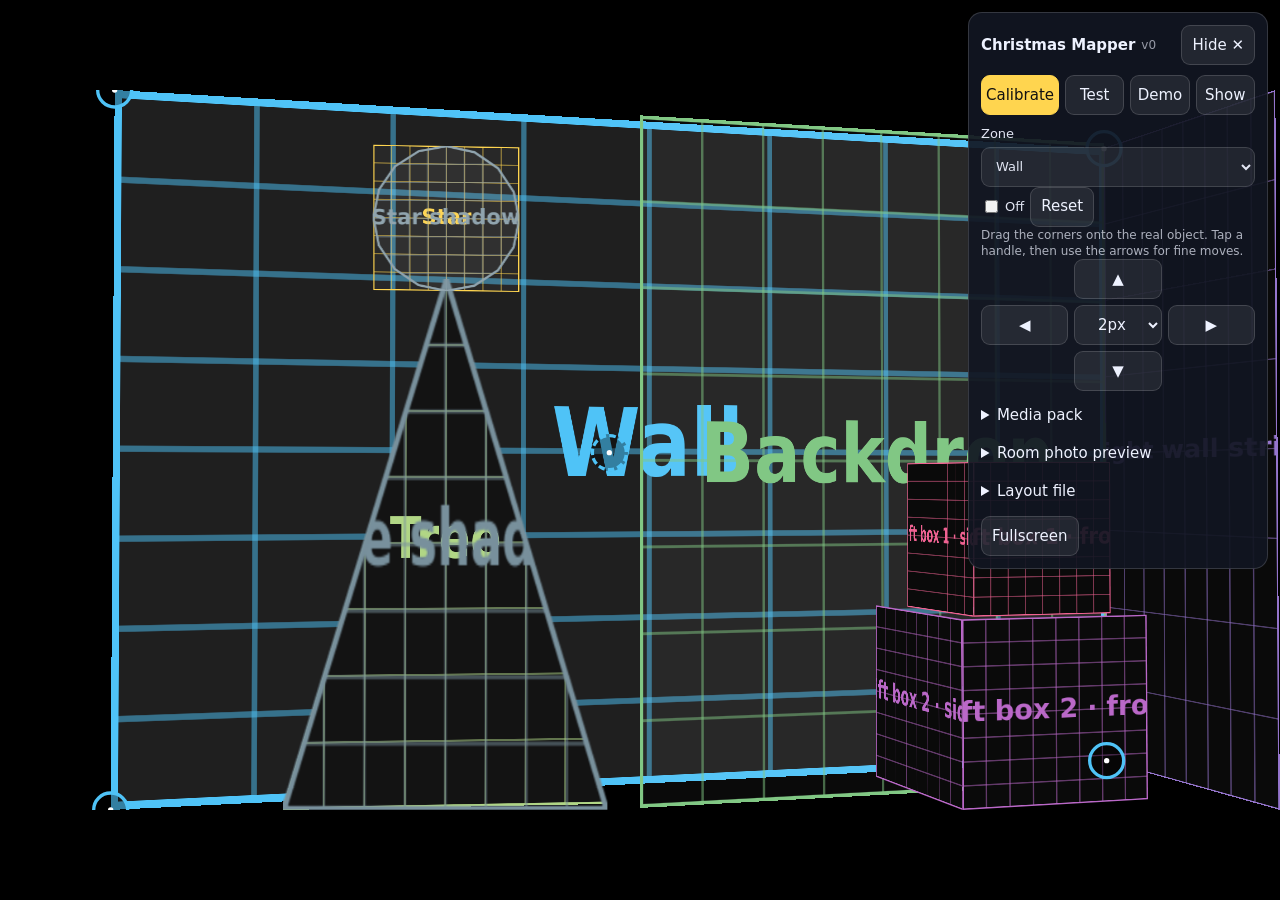
<file: app/index.html>
<!doctype html>
<html lang="en">
<head>
  <meta charset="utf-8">
  <meta name="viewport" content="width=device-width, initial-scale=1, maximum-scale=1, user-scalable=no, viewport-fit=cover">
  <meta name="apple-mobile-web-app-capable" content="yes">
  <meta name="apple-mobile-web-app-status-bar-style" content="black-translucent">
  <meta name="theme-color" content="#000000">
  <title>Christmas Mapper</title>
  <link rel="manifest" href="manifest.webmanifest">
  <link rel="icon" href="icon.svg" type="image/svg+xml">
  <link rel="apple-touch-icon" href="icon-180.png">
  <link rel="stylesheet" href="style.css">
</head>
<body>
  <div id="stage">
    <div id="bg" hidden></div>
    <div id="handles"></div>
  </div>

  <div id="hotCorner" title="Show controls"></div>

  <aside id="panel">
    <header>
      <strong>Christmas Mapper</strong> <span class="ver">v0</span>
      <button id="hideUI" title="Hide controls (tap top-left corner to bring back)">Hide ✕</button>
    </header>

    <div class="row seg">
      <button data-mode="calibrate">Calibrate</button>
      <button data-mode="test">Test</button>
      <button data-mode="demo">Demo</button>
      <button data-mode="show">Show</button>
    </div>

    <section id="calibTools">
      <label>Zone <select id="zoneSelect"></select></label>
      <div class="row">
        <button id="maskBtn">Edit outline</button>
        <label class="chk"><input type="checkbox" id="hideZone"> Off</label>
        <button id="resetZone">Reset</button>
      </div>
      <p class="hint">Drag the corners onto the real object. Tap a handle, then use the arrows for fine moves.</p>
      <div class="dpad">
        <span></span><button data-nudge="0,-1">▲</button><span></span>
        <button data-nudge="-1,0">◀</button>
        <select id="stepSel"><option value="1">1px</option><option value="2" selected>2px</option><option value="10">10px</option></select>
        <button data-nudge="1,0">▶</button>
        <span></span><button data-nudge="0,1">▼</button><span></span>
      </div>
    </section>

    <section id="testTools" hidden>
      <div class="row seg">
        <button data-pattern="grid" class="on">Grid</button>
        <button data-pattern="white">White</button>
        <button data-pattern="colors">Colours</button>
      </div>
    </section>

    <section id="showTools" hidden>
      <div class="row seg">
        <button id="playBtn">▶ Play</button>
        <button id="restartBtn">⟲ Restart</button>
      </div>
      <div class="row seg">
        <button id="continueBtn" disabled>Continue ▶▶</button>
        <button id="cutBtn" disabled title="Jump to this scene's cut point (on-the-night cut list)">Cut ⏭</button>
      </div>
      <div class="row"><span id="timeLabel" class="mono"></span></div>
      <input type="range" id="seekBar" min="0" max="1" step="0.001" value="0">
      <div class="hint" id="sceneLabel"></div>
      <select id="sceneSelect"></select>
      <label class="chk"><input type="checkbox" id="projStar"> Finale: projected star (real star didn't go on)</label>
      <div class="hint mono" id="perfLabel"></div>
      <label>Bluetooth audio delay <span id="delayValue" class="mono">0 ms</span>
        <input type="range" id="delayRange" min="0" max="500" step="10" value="0">
      </label>
      <button id="syncBtn">Sync test (beep + flash)</button>
      <p class="hint">Run the sync test and move the slider until the flash and the beep happen together.</p>
      <div class="hint" id="musicName">No music: silent clock</div>
      <p class="hint">Music comes from <code>master-mix</code> in the Media pack below.</p>
    </section>

    <details id="mediaPack">
      <summary>Media pack</summary>
      <p class="hint">Private files stay on this iPad only. Each file is saved under its name without the
        extension. Expected names: <code>master-mix</code>, <code>photo-1</code>…<code>photo-6</code>,
        <code>narration-s01</code> (etc.).</p>
      <label class="filebtn">Add files…<input type="file" id="mediaFiles" multiple accept="image/*,audio/*,video/*"></label>
      <ul id="mediaList"></ul>
      <div class="hint" id="mediaStatus"></div>
    </details>

    <details>
      <summary>Room photo preview</summary>
      <p class="hint">Show a photo of the wall behind the zones (stays on this device only).</p>
      <input type="file" id="photoFile" accept="image/*">
      <div class="row">
        <input type="range" id="photoOpacity" min="0.1" max="1" step="0.05" value="0.6" disabled>
        <button id="photoClear">Remove</button>
      </div>
    </details>

    <details>
      <summary>Layout file</summary>
      <div class="row">
        <button id="exportBtn">Export</button>
        <label class="filebtn">Import<input type="file" id="importFile" accept="application/json,.json"></label>
      </div>
      <a class="filebtn" id="modelLink" href="model.html">Room model (3D layout, projector fit) →</a>
      <a class="filebtn" id="beatsLink" href="beats.html">Beat tap tool (fix beat maps by ear) →</a>
    </details>

    <div class="row">
      <button id="fullscreenBtn">Fullscreen</button>
    </div>
  </aside>

  <script type="module" src="js/main.js"></script>
</body>
</html>
</file>
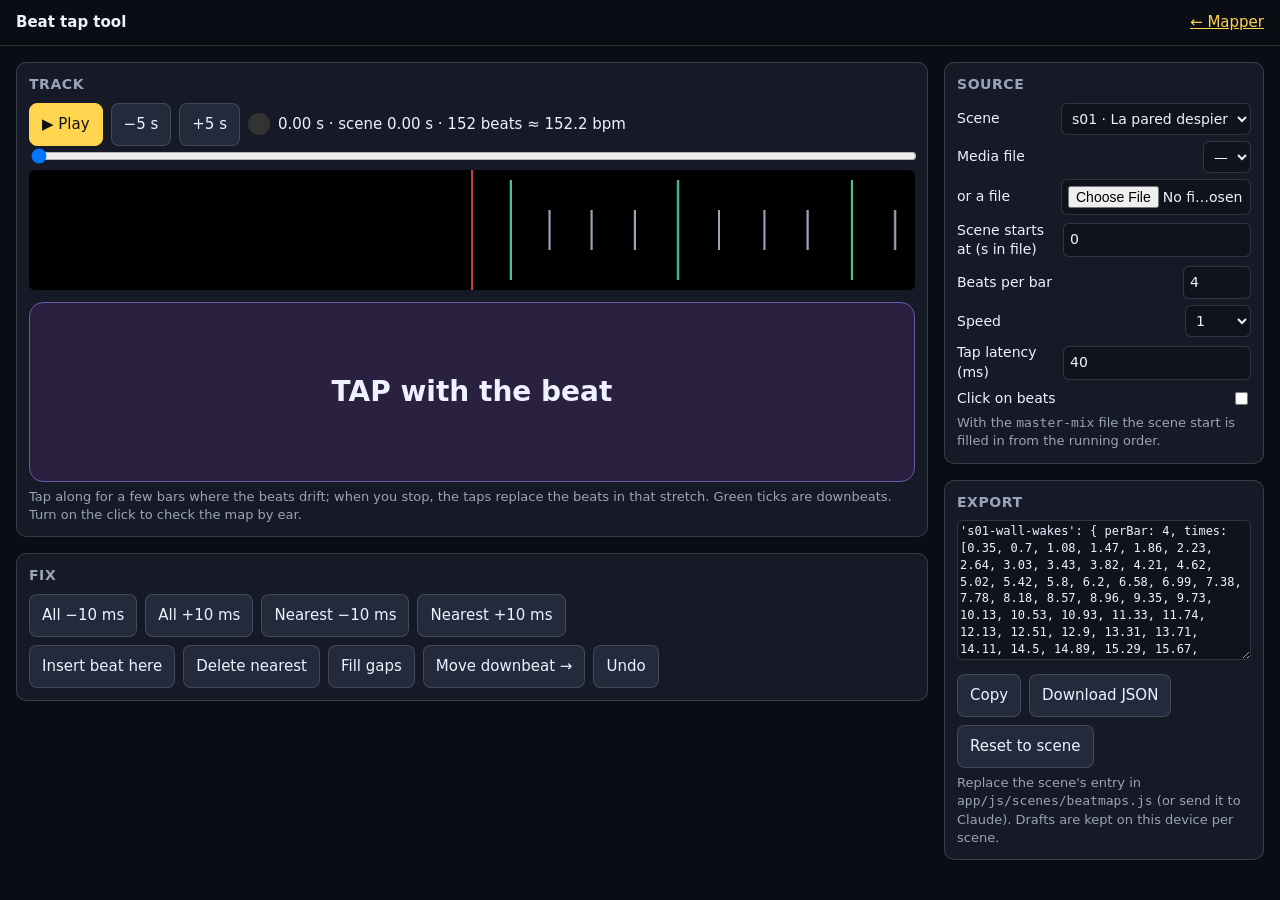
<file: app/beats.html>
<!doctype html>
<html lang="en">
<head>
  <meta charset="utf-8">
  <meta name="viewport" content="width=device-width, initial-scale=1, viewport-fit=cover">
  <title>Beat Tap Tool</title>
  <link rel="icon" href="icon.svg" type="image/svg+xml">
  <style>
    :root { --bg: #0b0d14; --panel: #151a26; --fg: #eef2ff; --muted: #9aa3b8; --accent: #ffd54f; --line: rgba(255,255,255,.15); --ok: #4cc38a; --bad: #e8475f; }
    * { box-sizing: border-box; }
    body { margin: 0; background: var(--bg); color: var(--fg); font: 15px/1.4 -apple-system, system-ui, sans-serif; -webkit-user-select: none; user-select: none; }
    header { display: flex; gap: 12px; align-items: center; justify-content: space-between; padding: 12px 16px; border-bottom: 1px solid var(--line); }
    header a { color: var(--accent); }
    main { display: grid; grid-template-columns: minmax(0, 1fr) 320px; gap: 16px; padding: 16px; align-items: start; }
    @media (max-width: 900px) { main { grid-template-columns: 1fr; } }
    section { background: var(--panel); border: 1px solid var(--line); border-radius: 10px; padding: 12px; margin-bottom: 16px; }
    h2 { font-size: 14px; margin: 0 0 8px; color: var(--muted); font-weight: 600; text-transform: uppercase; letter-spacing: .04em; }
    label { display: flex; align-items: center; justify-content: space-between; gap: 8px; margin: 6px 0; font-size: 14px; }
    select, input[type=number], input[type=file] { padding: 6px; border-radius: 6px; border: 1px solid var(--line); background: #0f131d; color: var(--fg); font: inherit; max-width: 190px; }
    input[type=range] { width: 100%; }
    button { padding: 10px 12px; border-radius: 8px; border: 1px solid var(--line); background: #222a3b; color: var(--fg); font: inherit; cursor: pointer; touch-action: manipulation; }
    button.primary { background: var(--accent); color: #111; border-color: var(--accent); }
    .row { display: flex; gap: 8px; flex-wrap: wrap; margin-top: 8px; }
    canvas { width: 100%; height: 120px; display: block; background: #000; border-radius: 6px; }
    #tap { width: 100%; height: 180px; margin-top: 12px; font-size: 28px; font-weight: 700; border-radius: 14px; background: #2a2140; border-color: #6b5aa8; }
    #tap.hit { background: #4b3a80; }
    #flash { width: 22px; height: 22px; border-radius: 50%; background: #333; display: inline-block; vertical-align: middle; transition: background 60ms; }
    #flash.on { background: var(--accent); }
    #flash.down { background: var(--ok); }
    textarea { width: 100%; height: 140px; background: #0f131d; color: var(--fg); border: 1px solid var(--line); border-radius: 6px; font: 12px/1.4 ui-monospace, Menlo, monospace; -webkit-user-select: text; user-select: text; }
    .hint { color: var(--muted); font-size: 13px; margin: 6px 0 0; }
    #status { font-variant-numeric: tabular-nums; }
  </style>
</head>
<body>
  <header>
    <strong>Beat tap tool</strong>
    <a href="./">← Mapper</a>
  </header>
  <main>
    <div>
      <section>
        <h2>Track</h2>
        <div class="row" style="align-items:center">
          <button id="play" class="primary">▶ Play</button>
          <button id="back">−5 s</button>
          <button id="fwd">+5 s</button>
          <span id="flash"></span>
          <span id="status">—</span>
        </div>
        <input id="seek" type="range" min="0" max="100" step="0.01" value="0">
        <canvas id="lane" width="1200" height="120"></canvas>
        <button id="tap">TAP with the beat</button>
        <p class="hint">Tap along for a few bars where the beats drift; when you stop, the taps replace the beats in that stretch.
          Green ticks are downbeats. Turn on the click to check the map by ear.</p>
      </section>
      <section>
        <h2>Fix</h2>
        <div class="row">
          <button data-nudge="-0.01">All −10 ms</button><button data-nudge="0.01">All +10 ms</button>
          <button data-near="-0.01">Nearest −10 ms</button><button data-near="0.01">Nearest +10 ms</button>
        </div>
        <div class="row">
          <button id="insert">Insert beat here</button><button id="del">Delete nearest</button>
          <button id="fill">Fill gaps</button><button id="phase">Move downbeat →</button><button id="undo">Undo</button>
        </div>
      </section>
    </div>
    <aside>
      <section>
        <h2>Source</h2>
        <label>Scene <select id="scene"></select></label>
        <label>Media file <select id="media"><option value="">—</option></select></label>
        <label>or a file <input id="file" type="file" accept="audio/*"></label>
        <label>Scene starts at (s in file) <input id="offset" type="number" step="0.01" value="0"></label>
        <label>Beats per bar <input id="perBar" type="number" min="1" max="8" step="1" value="3"></label>
        <label>Speed <select id="rate"><option>1</option><option>0.75</option><option>0.5</option></select></label>
        <label>Tap latency (ms) <input id="lat" type="number" step="5" value="40"></label>
        <label>Click on beats <input id="click" type="checkbox"></label>
        <p class="hint">With the <code>master-mix</code> file the scene start is filled in from the running order.</p>
      </section>
      <section>
        <h2>Export</h2>
        <textarea id="out" readonly></textarea>
        <div class="row"><button id="copy">Copy</button><button id="dl">Download JSON</button><button id="reset">Reset to scene</button></div>
        <p class="hint">Replace the scene's entry in <code>app/js/scenes/beatmaps.js</code> (or send it to Claude). Drafts are kept on this device per scene.</p>
      </section>
    </aside>
  </main>
  <script type="module" src="js/beats-tool.js"></script>
</body>
</html>
</file>
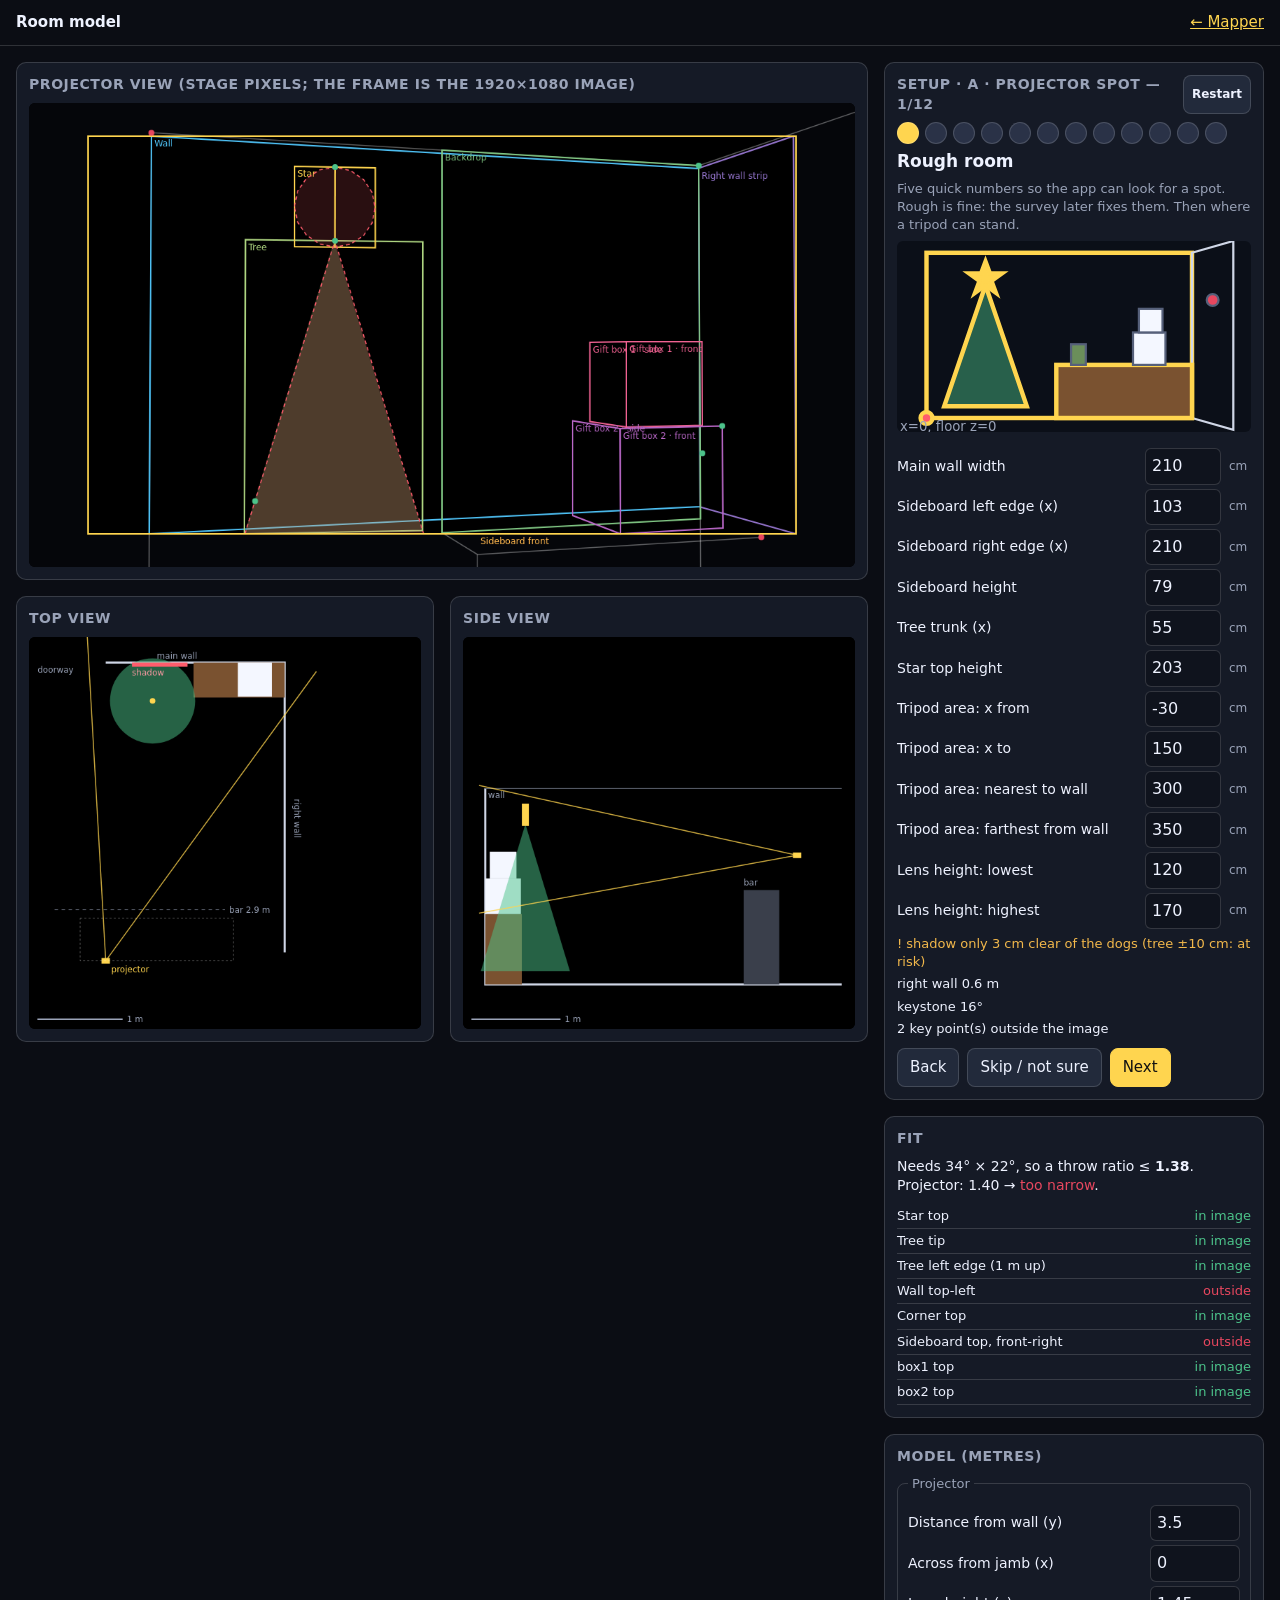
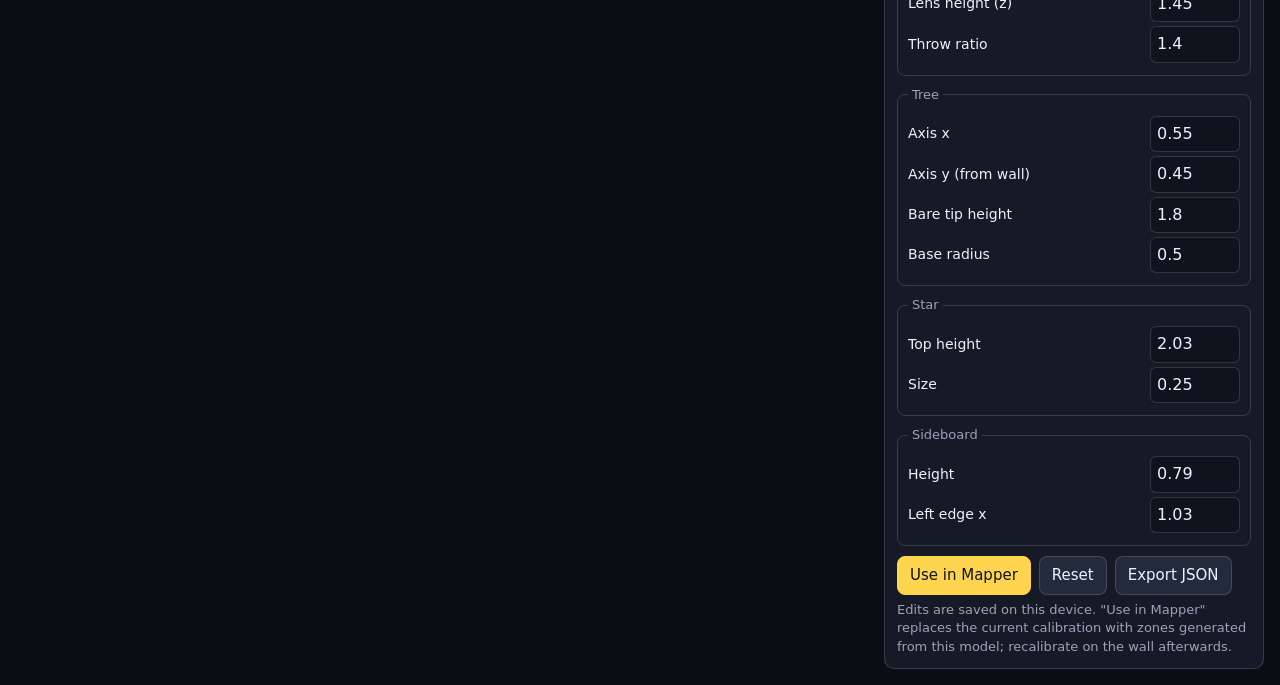
<file: app/model.html>
<!doctype html>
<html lang="en">
<head>
  <meta charset="utf-8">
  <meta name="viewport" content="width=device-width, initial-scale=1, viewport-fit=cover">
  <title>Room Model</title>
  <link rel="icon" href="icon.svg" type="image/svg+xml">
  <style>
    :root { --warn: #f2b84b; --bg: #0b0d14; --panel: #151a26; --fg: #eef2ff; --muted: #9aa3b8; --accent: #ffd54f; --line: rgba(255,255,255,.15); --ok: #4cc38a; --bad: #e8475f; }
    * { box-sizing: border-box; }
    body { margin: 0; background: var(--bg); color: var(--fg); font: 15px/1.4 -apple-system, system-ui, sans-serif; }
    header { display: flex; gap: 12px; align-items: center; justify-content: space-between; padding: 12px 16px; border-bottom: 1px solid var(--line); }
    header a { color: var(--accent); }
    main { display: grid; grid-template-columns: minmax(0, 1fr) 380px; gap: 16px; padding: 16px; align-items: start; }
    @media (max-width: 900px) { main { grid-template-columns: 1fr; } }
    section { background: var(--panel); border: 1px solid var(--line); border-radius: 10px; padding: 12px; }
    h2 { font-size: 14px; margin: 0 0 8px; color: var(--muted); font-weight: 600; text-transform: uppercase; letter-spacing: .04em; }
    canvas { width: 100%; height: auto; display: block; background: #000; border-radius: 6px; }
    .views { display: grid; gap: 16px; }
    .pair { display: grid; grid-template-columns: 1fr 1fr; gap: 16px; }
    @media (max-width: 700px) { .pair { grid-template-columns: 1fr; } }
    fieldset { border: 1px solid var(--line); border-radius: 8px; margin: 0 0 10px; padding: 8px 10px; }
    legend { color: var(--muted); font-size: 13px; padding: 0 4px; }
    label { display: grid; grid-template-columns: 1fr 90px; align-items: center; gap: 8px; margin: 4px 0; font-size: 14px; }
    input[type=number] { width: 100%; padding: 6px; border-radius: 6px; border: 1px solid var(--line); background: #0f131d; color: var(--fg); font: inherit; }
    button { padding: 8px 12px; border-radius: 8px; border: 1px solid var(--line); background: #222a3b; color: var(--fg); font: inherit; cursor: pointer; }
    button.primary { background: var(--accent); color: #111; border-color: var(--accent); }
    .row { display: flex; gap: 8px; flex-wrap: wrap; margin-top: 8px; }
    ul { list-style: none; padding: 0; margin: 0; font-size: 13px; }
    li { padding: 3px 0; border-bottom: 1px solid var(--line); display: flex; justify-content: space-between; gap: 8px; }
    .ok { color: var(--ok); } .bad { color: var(--bad); }
    .hint { color: var(--muted); font-size: 13px; margin: 6px 0 0; }
    #verdict { font-size: 14px; margin: 0 0 8px; }
    /* Setup flow (WP-09a) */
    #setup h2 { display: flex; justify-content: space-between; gap: 8px; }
    #setup h2 button { padding: 2px 8px; font-size: 12px; text-transform: none; }
    #setup h3 { margin: 6px 0 4px; font-size: 17px; }
    #setupDots { display: flex; gap: 6px; flex-wrap: wrap; margin-bottom: 4px; }
    .dot { width: 22px; height: 22px; padding: 0; border-radius: 50%; background: #2a3247; }
    .dot.on { background: var(--accent); } .dot.skip { border-color: var(--warn); }
    .diag { width: 100%; height: auto; background: #0b0f18; border-radius: 6px; margin: 6px 0; }
    label.f { grid-template-columns: 1fr 76px 22px; }
    label.f .u { color: var(--muted); font-size: 12px; }
    label.f .warn { grid-column: 1 / -1; color: var(--warn); font-size: 12px; }
    label.f .warn:empty { display: none; }
    input[type=number], input[type=text] { font-size: 16px; } /* ≥ 16 px: Safari doesn't zoom on focus */
    input[type=text] { padding: 6px; border-radius: 6px; border: 1px solid var(--line); background: #0f131d; color: var(--fg); min-width: 0; }
    .badin { border-color: var(--bad) !important; }
    .check ul li, ul.report li { border-bottom: none; display: block; padding: 2px 0; }
    ul.report li { display: grid; grid-template-columns: 1fr; border-bottom: 1px solid var(--line); padding: 5px 0; }
    ul.report li span:first-child { color: var(--muted); font-size: 12px; }
    .warnc { color: var(--warn); }
    .spot { border: 1px solid var(--line); border-radius: 8px; padding: 6px 8px; margin: 6px 0; font-size: 13px; }
    .spot.now { border-style: dashed; }
    .spot button { float: right; padding: 4px 10px; }
    .spot small { color: var(--muted); }
    .obs { display: grid; grid-template-columns: 1fr repeat(3, 62px) 34px; gap: 4px; align-items: end; margin: 4px 0; }
    .obs label { display: block; font-size: 11px; color: var(--muted); margin: 0; }
    .obs button { padding: 6px 0; }
    .filebtn { display: inline-flex; padding: 8px 12px; border-radius: 8px; border: 1px solid var(--line); background: #222a3b; cursor: pointer; grid-template-columns: none; margin: 0; }
    .filebtn input { display: none; }
    #guideOverlay { position: fixed; inset: 0; z-index: 100; background: #000; display: flex; align-items: center; justify-content: center; }
    #guideOverlay[hidden] { display: none; }
    #guideCanvas { width: min(100vw, calc(100vh * 16 / 9)); height: auto; border-radius: 0; }
  </style>
</head>
<body>
  <header>
    <strong>Room model</strong>
    <a href="./">← Mapper</a>
  </header>
  <main>
    <div class="views">
      <section>
        <h2>Projector view (stage pixels; the frame is the 1920×1080 image)</h2>
        <canvas id="projView" width="1120" height="630"></canvas>
      </section>
      <div class="pair">
        <section><h2>Top view</h2><canvas id="topView" width="560" height="560"></canvas></section>
        <section><h2>Side view</h2><canvas id="sideView" width="560" height="560"></canvas></section>
      </div>
    </div>
    <aside>
      <section id="setup">
        <h2><span>Setup · <span id="setupStep"></span></span><button id="setupRestart" title="Start the setup again">Restart</button></h2>
        <div id="setupDots"></div>
        <div id="setupCard"></div>
        <div class="row"><button id="setupBack">Back</button><button id="setupSkip">Skip / not sure</button><button class="primary" id="setupNext">Next</button></div>
      </section>
      <section style="margin-top:16px">
        <h2>Fit</h2>
        <p id="verdict"></p>
        <ul id="coverage"></ul>
      </section>
      <section style="margin-top:16px">
        <h2>Model (metres)</h2>
        <form id="form"></form>
        <div class="row">
          <button class="primary" id="useBtn">Use in Mapper</button>
          <button id="resetBtn">Reset</button>
          <button id="exportBtn">Export JSON</button>
        </div>
        <p class="hint">Edits are saved on this device. "Use in Mapper" replaces the current calibration with zones
          generated from this model; recalibrate on the wall afterwards.</p>
      </section>
    </aside>
  </main>
  <div id="guideOverlay" hidden><canvas id="guideCanvas" width="1920" height="1080"></canvas></div>
  <script type="module" src="js/model-view.js"></script>
</body>
</html>
</file>
<file: app/style.css>
:root {
  --panel-bg: rgba(18, 22, 34, 0.92);
  --panel-fg: #eef2ff;
  --accent: #ffd54f;
  --line: rgba(255, 255, 255, 0.15);
}

* { box-sizing: border-box; }
html, body {
  margin: 0; height: 100%; background: #000; overflow: hidden;
  font: 15px/1.35 -apple-system, system-ui, sans-serif; color: var(--panel-fg);
  -webkit-user-select: none; user-select: none; touch-action: none;
}

#stage {
  position: absolute; left: 50%; top: 50%;
  width: 1920px; height: 1080px;
  transform-origin: 50% 50%;
  background: #000;
  overflow: hidden;
}
#bg {
  position: absolute; inset: 0;
  background: center / cover no-repeat; opacity: 0.6;
}
canvas.zone {
  position: absolute; left: 0; top: 0;
  transform-origin: 0 0;
  mix-blend-mode: normal;
}
#handles { position: absolute; inset: 0; }
.handle {
  position: absolute; width: 56px; height: 56px; margin: -28px 0 0 -28px;
  border: 5px solid #fff; border-radius: 50%;
  background: rgba(0, 0, 0, 0.35);
  touch-action: none; cursor: grab;
}
.handle::after {
  content: ''; position: absolute; left: 50%; top: 50%; width: 8px; height: 8px;
  margin: -4px 0 0 -4px; border-radius: 50%; background: #fff;
}
.handle.small { width: 40px; height: 40px; margin: -20px 0 0 -20px; }
.handle.move { border-style: dashed; }
.handle.active { background: rgba(255, 213, 79, 0.55); box-shadow: 0 0 0 4px #fff; }

#hotCorner { position: fixed; left: 0; top: 0; width: 70px; height: 70px; z-index: 5; }
body:not(.ui-hidden) #hotCorner { display: none; }

#panel {
  position: fixed; right: 12px; top: 12px; width: 300px; max-height: calc(100% - 24px); overflow: auto;
  background: var(--panel-bg); border: 1px solid var(--line); border-radius: 14px;
  padding: 12px; z-index: 10; display: flex; flex-direction: column; gap: 10px;
  touch-action: pan-y; -webkit-user-select: none;
}
#panel[hidden] { display: none; }
#panel header { display: flex; align-items: center; gap: 6px; }
#panel header .ver { opacity: 0.6; font-size: 12px; }
#panel header button { margin-left: auto; }
.row { display: flex; gap: 6px; align-items: center; flex-wrap: wrap; }
.seg { flex-wrap: nowrap; }
.seg button { flex: 1; padding: 8px 4px; }
button, select, .filebtn {
  font: inherit; color: var(--panel-fg); background: rgba(255, 255, 255, 0.08);
  border: 1px solid var(--line); border-radius: 9px; padding: 8px 10px; min-height: 40px;
}
button.on { background: var(--accent); color: #111; border-color: var(--accent); }
select { width: 100%; }
label { display: flex; flex-direction: column; gap: 4px; font-size: 13px; opacity: 0.95; }
label.chk { flex-direction: row; align-items: center; }
.filebtn { position: relative; overflow: hidden; display: inline-flex; align-items: center; }
.filebtn input { position: absolute; inset: 0; opacity: 0; }
.hint { margin: 0; font-size: 12px; opacity: 0.7; }
details summary { cursor: pointer; padding: 4px 0; }
details > * + * { margin-top: 6px; }
.dpad { display: grid; grid-template-columns: repeat(3, 1fr); gap: 6px; }
.dpad select { min-height: 40px; padding: 4px; text-align: center; }
input[type=range] { flex: 1; }

.mono { font-variant-numeric: tabular-nums; font-family: ui-monospace, Menlo, monospace; font-size: 13px; }
button:disabled { opacity: 0.4; }
#showTools { display: flex; flex-direction: column; gap: 8px; }
#showTools[hidden] { display: none; }

/* media pack */
#mediaList { list-style: none; margin: 0; padding: 0; max-height: 180px; overflow-y: auto; }
#mediaList li { display: flex; justify-content: space-between; align-items: center; gap: 6px; padding: 3px 0; border-bottom: 1px solid var(--line); font-size: 13px; }
#mediaList li span { overflow: hidden; text-overflow: ellipsis; white-space: nowrap; }
code { font-size: 12px; }

a.filebtn { color: inherit; text-decoration: none; }

/* Show fonts, bundled for offline use (DESIGN_SYSTEM §04; licences in app/fonts/). */
@font-face { font-family: "Mountains of Christmas"; font-weight: 700; font-display: swap; src: url("fonts/mountains-of-christmas-latin-700-normal.woff2") format("woff2"); }
@font-face { font-family: "Playfair Display"; font-style: italic; font-weight: 400; font-display: swap; src: url("fonts/playfair-display-latin-400-italic.woff2") format("woff2"); }
@font-face { font-family: "Playfair Display"; font-style: normal; font-weight: 400; font-display: swap; src: url("fonts/playfair-display-latin-400-normal.woff2") format("woff2"); }
</file>
